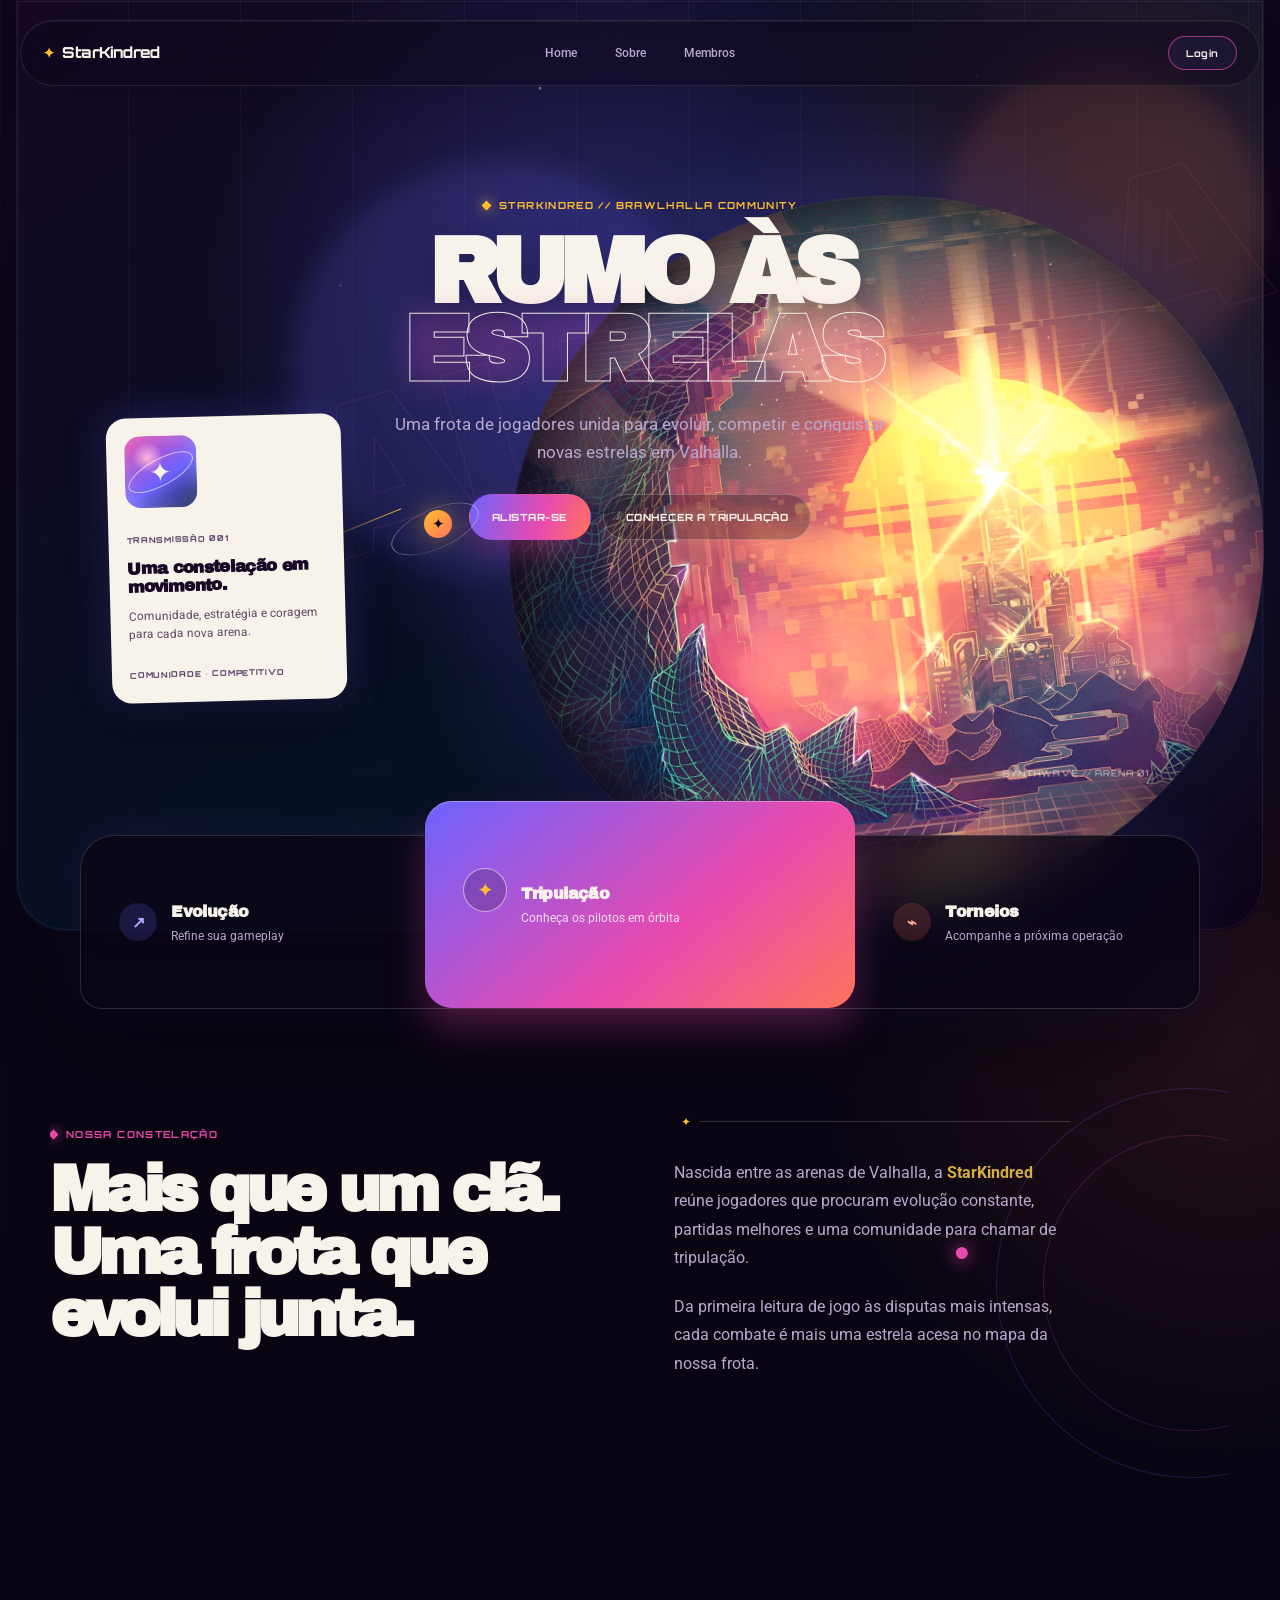
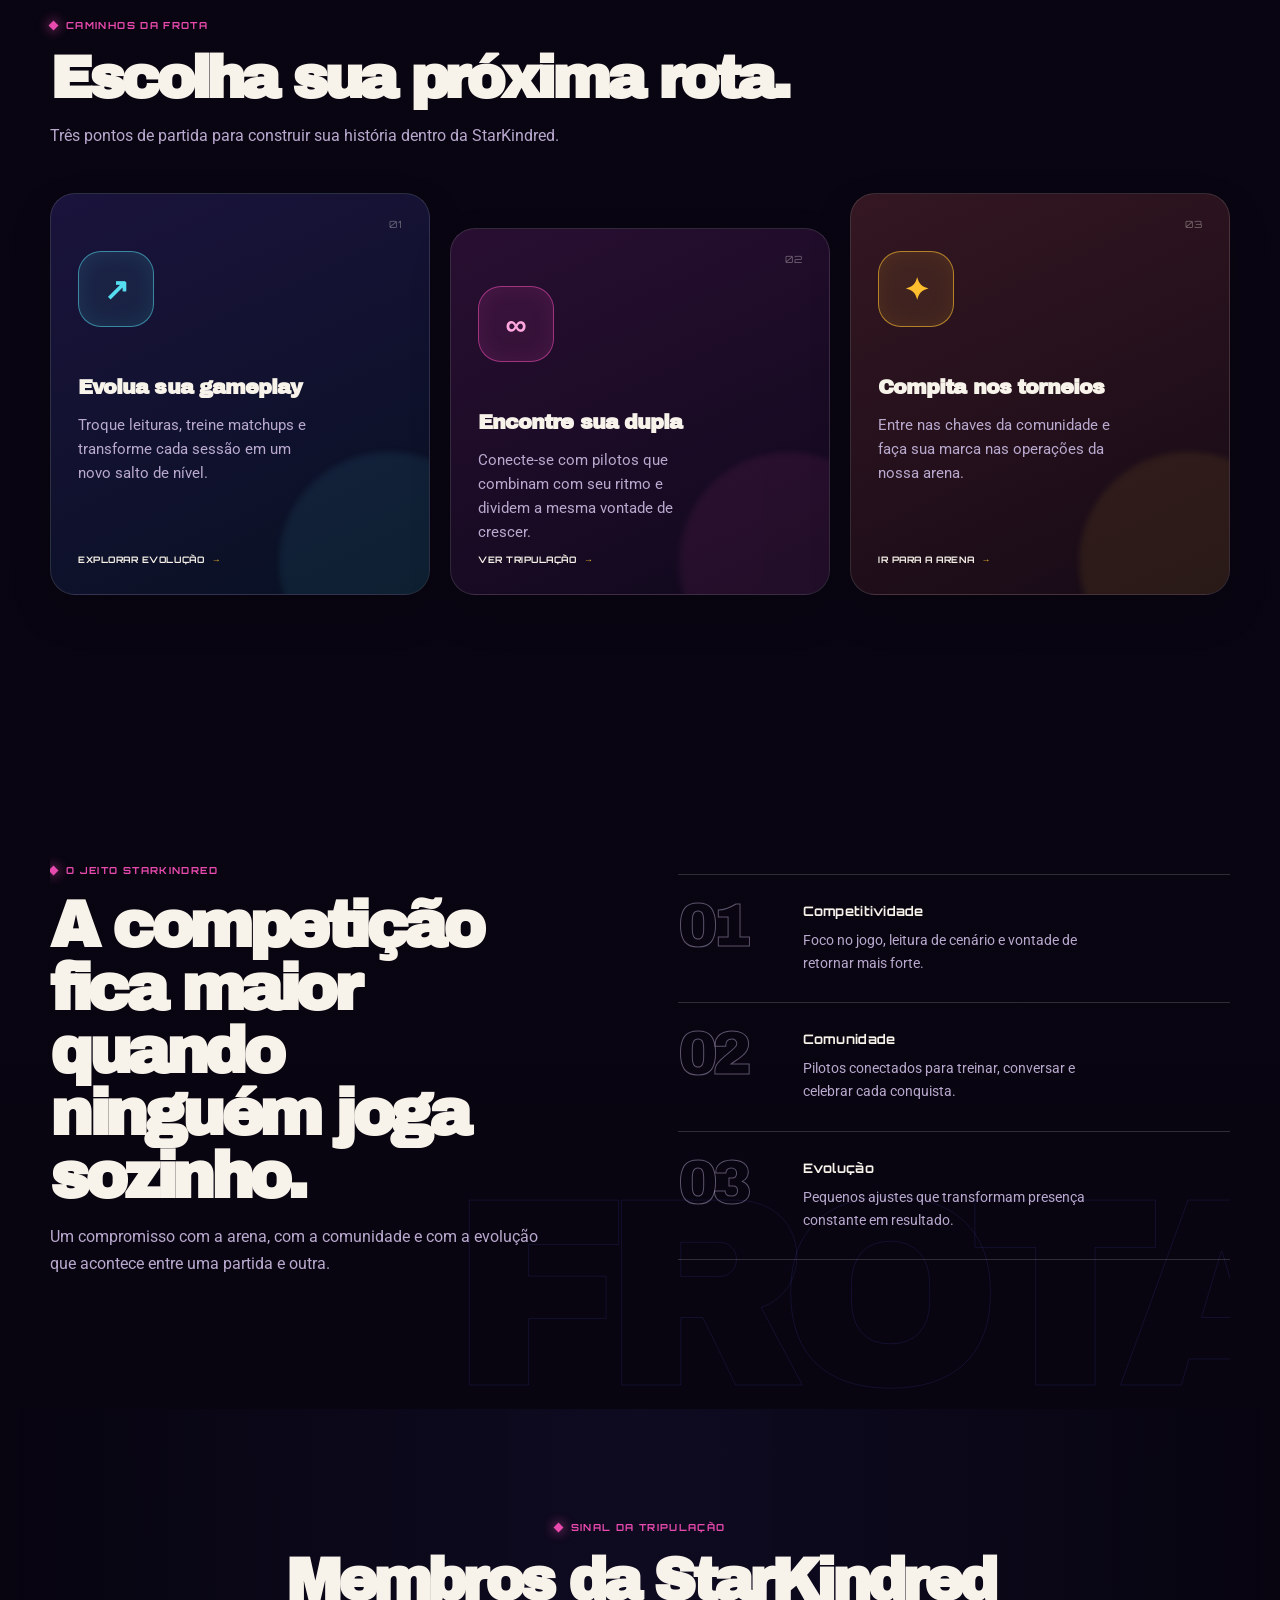
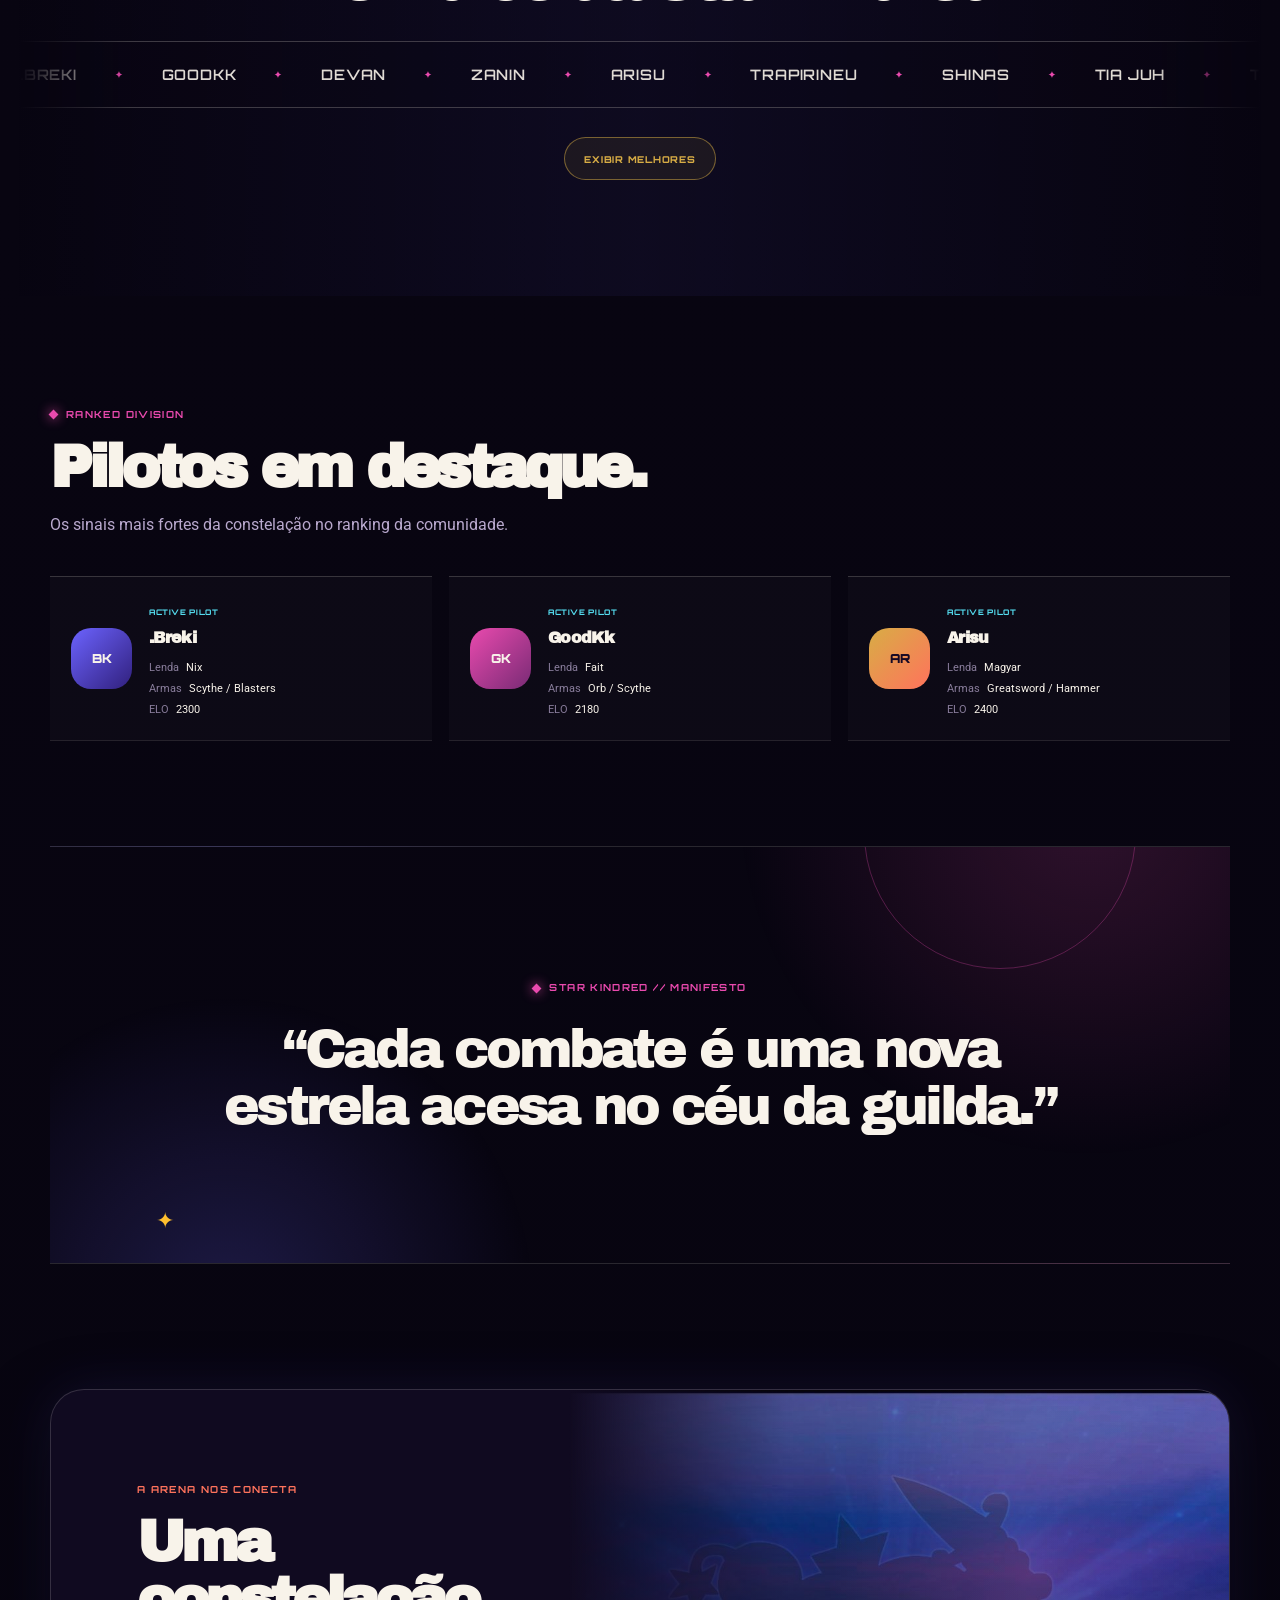
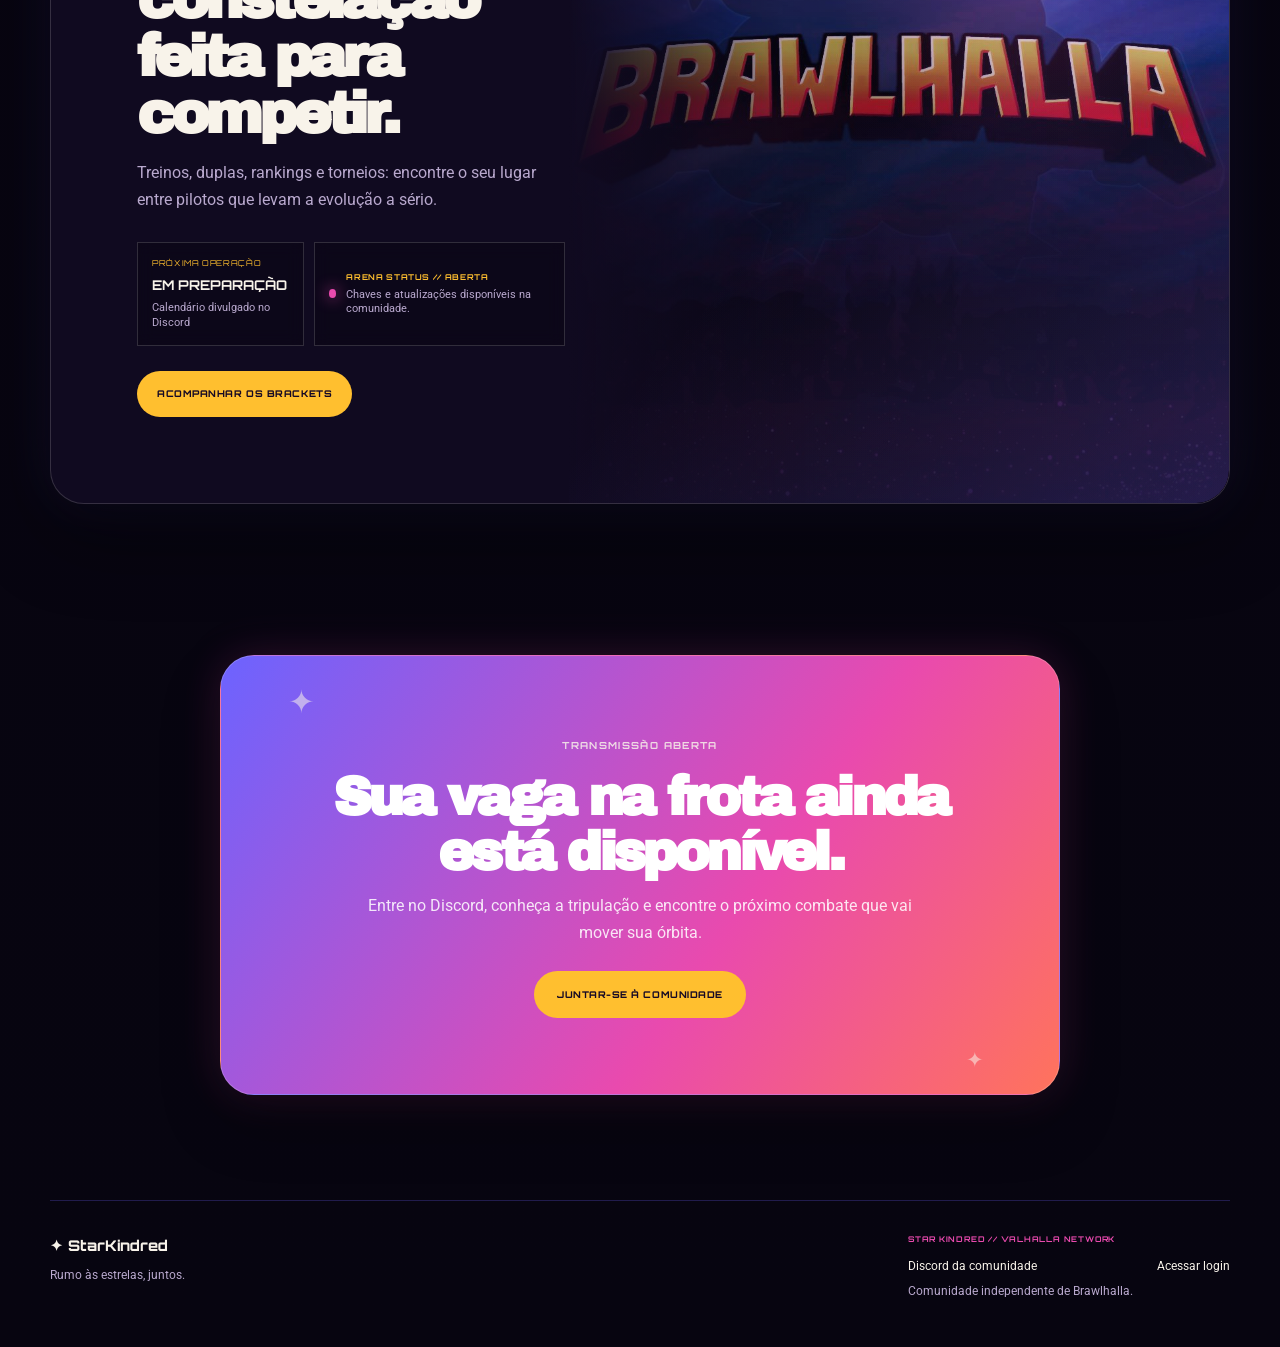
<file: index.html>
<!DOCTYPE html>
<html lang="pt-BR">
<head>
    <meta charset="UTF-8">
    <meta name="viewport" content="width=device-width, initial-scale=1.0">
    <meta name="description" content="StarKindred, comunidade competitiva de Brawlhalla. Evolua, encontre sua tripulação e dispute novas estrelas em Valhalla.">
    <title>StarKindred | Comunidade Estelar de Brawlhalla</title>
    <link rel="preconnect" href="https://fonts.googleapis.com">
    <link rel="preconnect" href="https://fonts.gstatic.com" crossorigin>
    <link href="https://fonts.googleapis.com/css2?family=Archivo+Black&family=Orbitron:wght@400;500;600;700;800;900&family=Roboto:wght@300;400;500;700&display=swap" rel="stylesheet">
    <link rel="stylesheet" href="styles/index.css">
</head>
<body>
    <header>
        <a class="logo" href="#home" aria-label="StarKindred - início">StarKindred</a>
        <nav aria-label="Navegação principal">
            <a href="#home">Home</a>
            <a href="#sobre">Sobre</a>
            <a href="#membros">Membros</a>
        </nav>
        <button class="btn-destaque-login" type="button" onclick="window.location.href='login.html'">Login</button>
    </header>

    <main>
        <section class="hero" id="home" aria-labelledby="hero-title">
            <div class="hero-grid-lines" aria-hidden="true"></div>
            <div class="hero-background-word" aria-hidden="true">VALHALLA</div>
            <div class="hero-glow hero-glow-violet" aria-hidden="true"></div>
            <div class="hero-glow hero-glow-coral" aria-hidden="true"></div>

            <div class="hero-layout">
                <div class="hero-copy">
                    <p class="hero-eyebrow">STARKINDRED // BRAWLHALLA COMMUNITY</p>
                    <h1 id="hero-title"><span>Rumo às</span> <strong>estrelas</strong></h1>
                    <p class="hero-description">Uma frota de jogadores unida para evoluir, competir e conquistar novas estrelas em Valhalla.</p>
                    <div class="hero-actions">
                        <a href="login.html" class="hero-action hero-action-primary">Alistar-se</a>
                        <a href="#membros" class="hero-action hero-action-secondary">Conhecer a tripulação</a>
                    </div>
                </div>

                <article class="hero-editorial-card">
                    <div class="editorial-card-orbit" aria-hidden="true"><span>✦</span></div>
                    <span class="editorial-card-label">TRANSMISSÃO 001</span>
                    <h2>Uma constelação em movimento.</h2>
                    <p>Comunidade, estratégia e coragem para cada nova arena.</p>
                    <span class="editorial-card-footer">COMUNIDADE <b>•</b> COMPETITIVO</span>
                </article>

                <div class="hero-signal" aria-hidden="true">
                    <span class="hero-signal-star">✦</span>
                    <span class="hero-signal-ring"></span>
                    <span class="hero-signal-tail"></span>
                </div>

                <div class="hero-planet" aria-hidden="true">
                    <div class="hero-planet-aura"></div>
                    <img src="assets/images/BG_Synthwave.jpg" alt="">
                    <span class="hero-planet-label">SYNTHWAVE // ARENA 01</span>
                </div>
            </div>

            <nav class="hero-dock" aria-label="Caminhos da frota">
                <a class="hero-dock-link" href="#benefits-title">
                    <span class="hero-dock-icon hero-dock-icon-violet" aria-hidden="true">↗</span>
                    <span><b>Evolução</b><small>Refine sua gameplay</small></span>
                </a>
                <a class="hero-dock-link hero-dock-featured" href="#membros">
                    <span class="hero-dock-emblem" aria-hidden="true">✦</span>
                    <span><b>Tripulação</b><small>Conheça os pilotos em órbita</small></span>
                </a>
                <a class="hero-dock-link" href="#arena">
                    <span class="hero-dock-icon hero-dock-icon-coral" aria-hidden="true">⌁</span>
                    <span><b>Torneios</b><small>Acompanhe a próxima operação</small></span>
                </a>
            </nav>
        </section>

        <section class="secao-container about-section" id="sobre" aria-labelledby="about-title">
            <div class="about-orbit" aria-hidden="true"><span></span></div>
            <div class="sobre-box">
                <div class="about-heading">
                    <span class="section-kicker">NOSSA CONSTELAÇÃO</span>
                    <h2 id="about-title">Mais que um clã.<br>Uma frota que evolui junta.</h2>
                </div>
                <div class="about-copy">
                    <p>Nascida entre as arenas de Valhalla, a <span class="sobre-destaque-cosmico">StarKindred</span> reúne jogadores que procuram evolução constante, partidas melhores e uma comunidade para chamar de tripulação.</p>
                    <p>Da primeira leitura de jogo às disputas mais intensas, cada combate é mais uma estrela acesa no mapa da nossa frota.</p>
                </div>
            </div>
        </section>

        <section class="editorial-section benefits-section" aria-labelledby="benefits-title">
            <div class="editorial-heading">
                <span class="section-kicker">CAMINHOS DA FROTA</span>
                <h2 id="benefits-title">Escolha sua próxima rota.</h2>
                <p>Três pontos de partida para construir sua história dentro da StarKindred.</p>
            </div>
            <div class="benefit-grid">
                <article class="benefit-card benefit-card-evolution">
                    <span class="benefit-index">01</span>
                    <div class="benefit-art benefit-art-evolution" aria-hidden="true"><span>↗</span></div>
                    <h3>Evolua sua gameplay</h3>
                    <p>Troque leituras, treine matchups e transforme cada sessão em um novo salto de nível.</p>
                    <a href="#sobre" class="benefit-link">Explorar evolução <span aria-hidden="true">→</span></a>
                </article>
                <article class="benefit-card benefit-card-duo">
                    <span class="benefit-index">02</span>
                    <div class="benefit-art benefit-art-duo" aria-hidden="true"><span>∞</span></div>
                    <h3>Encontre sua dupla</h3>
                    <p>Conecte-se com pilotos que combinam com seu ritmo e dividem a mesma vontade de crescer.</p>
                    <a href="#membros" class="benefit-link">Ver tripulação <span aria-hidden="true">→</span></a>
                </article>
                <article class="benefit-card benefit-card-tournament">
                    <span class="benefit-index">03</span>
                    <div class="benefit-art benefit-art-tournament" aria-hidden="true"><span>✦</span></div>
                    <h3>Compita nos torneios</h3>
                    <p>Entre nas chaves da comunidade e faça sua marca nas operações da nossa arena.</p>
                    <a href="#arena" class="benefit-link">Ir para a arena <span aria-hidden="true">→</span></a>
                </article>
            </div>
        </section>

        <section class="editorial-section manifesto-section" aria-labelledby="manifesto-title">
            <div class="manifesto-background-word" aria-hidden="true">FROTA</div>
            <div class="manifesto-copy">
                <span class="section-kicker">O JEITO STARKINDRED</span>
                <h2 id="manifesto-title">A competição fica maior quando ninguém joga sozinho.</h2>
                <p>Um compromisso com a arena, com a comunidade e com a evolução que acontece entre uma partida e outra.</p>
            </div>
            <div class="manifesto-values">
                <article class="manifesto-value"><span class="manifesto-number">01</span><div><h3>Competitividade</h3><p>Foco no jogo, leitura de cenário e vontade de retornar mais forte.</p></div></article>
                <article class="manifesto-value"><span class="manifesto-number">02</span><div><h3>Comunidade</h3><p>Pilotos conectados para treinar, conversar e celebrar cada conquista.</p></div></article>
                <article class="manifesto-value"><span class="manifesto-number">03</span><div><h3>Evolução</h3><p>Pequenos ajustes que transformam presença constante em resultado.</p></div></article>
            </div>
        </section>

        <section class="secao-membros" id="membros" aria-labelledby="members-title">
            <div class="members-heading">
                <span class="section-kicker">SINAL DA TRIPULAÇÃO</span>
                <h2 id="members-title">Membros da StarKindred</h2>
            </div>
            <div class="membros-carrossel-container" aria-label="Membros da StarKindred">
                <div class="membros-track">
                    <span class="membro-nome">.Breki</span><span class="membro-nome">GoodKk</span><span class="membro-nome">Devan</span><span class="membro-nome">Zanin</span><span class="membro-nome">Arisu</span><span class="membro-nome">Trapirineu</span><span class="membro-nome">Shinas</span><span class="membro-nome">Tia Juh</span><span class="membro-nome">Teus</span>
                    <span class="membro-nome" aria-hidden="true">.Breki</span><span class="membro-nome" aria-hidden="true">GoodKk</span><span class="membro-nome" aria-hidden="true">Devan</span><span class="membro-nome" aria-hidden="true">Zanin</span><span class="membro-nome" aria-hidden="true">Arisu</span><span class="membro-nome" aria-hidden="true">Trapirineu</span><span class="membro-nome" aria-hidden="true">Shinas</span><span class="membro-nome" aria-hidden="true">Tia Juh</span><span class="membro-nome" aria-hidden="true">Teus</span>
                </div>
            </div>

            <button class="btn-exibir-melhores" id="btn-toggle-melhores" type="button" aria-controls="painel-elite" aria-expanded="false">Exibir Melhores</button>

            <div class="grid-melhores" id="painel-elite" aria-live="polite">
                <article class="card-elite"><span class="elite-rank" aria-hidden="true">01</span><div class="elite-avatar" aria-hidden="true">B</div><span class="elite-badge">PILOTO ELITE</span><h3>.Breki</h3><div class="info-linha elite-elo"><strong>PEAK ELO</strong><span>2300</span></div><div class="info-linha"><strong>LENDA</strong><span>Nix</span></div><div class="info-linha"><strong>ARMAS</strong><span>Scythe / Blasters</span></div></article>
                <article class="card-elite"><span class="elite-rank" aria-hidden="true">02</span><div class="elite-avatar" aria-hidden="true">G</div><span class="elite-badge">PILOTO ELITE</span><h3>GoodKk</h3><div class="info-linha elite-elo"><strong>PEAK ELO</strong><span>2180</span></div><div class="info-linha"><strong>LENDA</strong><span>Fait</span></div><div class="info-linha"><strong>ARMAS</strong><span>Orb / Scythe</span></div></article>
                <article class="card-elite"><span class="elite-rank" aria-hidden="true">03</span><div class="elite-avatar" aria-hidden="true">D</div><span class="elite-badge">PILOTO ELITE</span><h3>Devan</h3><div class="info-linha elite-elo"><strong>PEAK ELO</strong><span>2100</span></div><div class="info-linha"><strong>LENDA</strong><span>Lucien</span></div><div class="info-linha"><strong>ARMAS</strong><span>Katars / Blasters</span></div></article>
                <article class="card-elite"><span class="elite-rank" aria-hidden="true">04</span><div class="elite-avatar" aria-hidden="true">Z</div><span class="elite-badge">PILOTO ELITE</span><h3>Zanin</h3><div class="info-linha elite-elo"><strong>PEAK ELO</strong><span>2250</span></div><div class="info-linha"><strong>LENDA</strong><span>Ember</span></div><div class="info-linha"><strong>ARMAS</strong><span>Bow / Katars</span></div></article>
                <article class="card-elite"><span class="elite-rank" aria-hidden="true">05</span><div class="elite-avatar" aria-hidden="true">A</div><span class="elite-badge">PILOTO ELITE</span><h3>Arisu</h3><div class="info-linha elite-elo"><strong>PEAK ELO</strong><span>2400</span></div><div class="info-linha"><strong>LENDA</strong><span>Magyar</span></div><div class="info-linha"><strong>ARMAS</strong><span>Greatsword / Hammer</span></div></article>
                <article class="card-elite"><span class="elite-rank" aria-hidden="true">06</span><div class="elite-avatar" aria-hidden="true">T</div><span class="elite-badge">PILOTO ELITE</span><h3>Teus</h3><div class="info-linha elite-elo"><strong>PEAK ELO</strong><span>9999</span></div><div class="info-linha"><strong>LENDA</strong><span>Azoth</span></div><div class="info-linha"><strong>ARMAS</strong><span>Axe / Bow</span></div></article>
            </div>
        </section>

        <section class="spotlight-section" aria-labelledby="spotlight-title">
            <div class="spotlight-heading"><span class="section-kicker">RANKED DIVISION</span><h2 id="spotlight-title">Pilotos em destaque.</h2><p>Os sinais mais fortes da constelação no ranking da comunidade.</p></div>
            <div class="spotlight-grid">
                <article class="spotlight-card"><div class="spotlight-avatar spotlight-avatar-violet" aria-hidden="true">BK</div><div class="spotlight-content"><span class="spotlight-status">ACTIVE PILOT</span><h3>.Breki</h3><dl class="spotlight-stats"><div><dt>Lenda</dt><dd>Nix</dd></div><div><dt>Armas</dt><dd>Scythe / Blasters</dd></div><div><dt>ELO</dt><dd>2300</dd></div></dl></div></article>
                <article class="spotlight-card"><div class="spotlight-avatar spotlight-avatar-pink" aria-hidden="true">GK</div><div class="spotlight-content"><span class="spotlight-status">ACTIVE PILOT</span><h3>GoodKk</h3><dl class="spotlight-stats"><div><dt>Lenda</dt><dd>Fait</dd></div><div><dt>Armas</dt><dd>Orb / Scythe</dd></div><div><dt>ELO</dt><dd>2180</dd></div></dl></div></article>
                <article class="spotlight-card"><div class="spotlight-avatar spotlight-avatar-gold" aria-hidden="true">AR</div><div class="spotlight-content"><span class="spotlight-status">ACTIVE PILOT</span><h3>Arisu</h3><dl class="spotlight-stats"><div><dt>Lenda</dt><dd>Magyar</dd></div><div><dt>Armas</dt><dd>Greatsword / Hammer</dd></div><div><dt>ELO</dt><dd>2400</dd></div></dl></div></article>
            </div>
        </section>

        <aside class="impact-quote" aria-label="Manifesto StarKindred">
            <span class="section-kicker">STAR KINDRED // MANIFESTO</span>
            <blockquote>“Cada combate é uma nova estrela acesa no céu da guilda.”</blockquote>
            <span class="impact-quote-mark" aria-hidden="true">✦</span>
        </aside>

        <section class="arena-showcase" id="arena" aria-labelledby="arena-showcase-title">
            <div class="arena-art" aria-hidden="true"></div>
            <div class="arena-showcase-content">
                <span class="arena-kicker">A ARENA NOS CONECTA</span>
                <h2 id="arena-showcase-title">Uma constelação feita para competir.</h2>
                <p>Treinos, duplas, rankings e torneios: encontre o seu lugar entre pilotos que levam a evolução a sério.</p>
                <div class="arena-tournament" aria-label="Resumo do calendário competitivo">
                    <div class="tournament-date"><span>PRÓXIMA OPERAÇÃO</span><strong>EM PREPARAÇÃO</strong><small>Calendário divulgado no Discord</small></div>
                    <div class="tournament-status"><span class="tournament-status-dot" aria-hidden="true"></span><div><strong>ARENA STATUS // ABERTA</strong><small>Chaves e atualizações disponíveis na comunidade.</small></div></div>
                </div>
                <a href="brackets.html" class="arena-link">Acompanhar os brackets</a>
            </div>
        </section>

        <section class="secao-container recruitment-section" id="recrutamento" aria-labelledby="recruitment-title">
            <div class="comunidade-box">
                <span class="comunidade-kicker">TRANSMISSÃO ABERTA</span>
                <h2 id="recruitment-title">Sua vaga na frota ainda está disponível.</h2>
                <p>Entre no Discord, conheça a tripulação e encontre o próximo combate que vai mover sua órbita.</p>
                <a href="https://discord.gg/HTaFeHjV9x" target="_blank" rel="noreferrer" class="btn-discord-comunidade">Juntar-se à comunidade</a>
            </div>
        </section>
    </main>

    <footer class="site-footer">
        <div class="footer-brand"><a href="#home" class="footer-logo">✦ StarKindred</a><p>Rumo às estrelas, juntos.</p></div>
        <div class="footer-links"><span class="footer-label">STAR KINDRED // VALHALLA NETWORK</span><a href="https://discord.gg/HTaFeHjV9x" target="_blank" rel="noreferrer">Discord da comunidade</a><a href="login.html">Acessar login</a><span>Comunidade independente de Brawlhalla.</span></div>
    </footer>

    <script src="js/index.js"></script>
</body>
</html>
</file>
<file: styles/index.css>
:root {
    --bg-space: #090512;
    --bg-purple: #160925;
    --bg-blue: #071426;
    --surface: rgba(17, 10, 31, .78);
    --surface-strong: rgba(25, 14, 42, .94);
    --violet: #6c63ff;
    --pink: #e94aae;
    --coral: #ff735c;
    --yellow: #ffbf2f;
    --gold: #d8ad45;
    --cyan: #55ddf0;
    --text-main: #f8f3ea;
    --text-soft: #b9a9ce;
    --border-soft: rgba(255, 255, 255, .14);
    --shadow-lg: 0 30px 80px rgba(0, 0, 0, .45), 0 0 55px rgba(108, 99, 255, .12);
    --content: min(1180px, calc(100% - 48px));
}

* { box-sizing: border-box; }
html { scroll-behavior: smooth; background: var(--bg-space); }
body {
    min-width: 320px;
    margin: 0;
    overflow-x: hidden;
    position: relative;
    isolation: isolate;
    background:
        radial-gradient(circle at 50% 6%, rgba(108, 99, 255, .19), transparent 30rem),
        radial-gradient(circle at 96% 17%, rgba(255, 115, 92, .1), transparent 26rem),
        linear-gradient(180deg, #10061c 0, var(--bg-space) 38rem, #070510 100%);
    color: var(--text-main);
    font-family: 'Roboto', sans-serif;
    line-height: 1.5;
}

body::before {
    content: "";
    position: fixed;
    z-index: 0;
    inset: 0;
    pointer-events: none;
    background-image:
        radial-gradient(circle at 7% 8%, rgba(248, 243, 234, .82) 0 1px, transparent 1.7px),
        radial-gradient(circle at 18% 35%, rgba(185, 169, 206, .52) 0 1px, transparent 1.8px),
        radial-gradient(circle at 31% 13%, rgba(255, 191, 47, .65) 0 1px, transparent 1.8px),
        radial-gradient(circle at 43% 61%, rgba(248, 243, 234, .62) 0 1px, transparent 1.7px),
        radial-gradient(circle at 57% 22%, rgba(85, 221, 240, .5) 0 1px, transparent 1.8px),
        radial-gradient(circle at 69% 70%, rgba(248, 243, 234, .54) 0 1px, transparent 1.7px),
        radial-gradient(circle at 81% 12%, rgba(233, 74, 174, .52) 0 1px, transparent 1.8px),
        radial-gradient(circle at 92% 43%, rgba(248, 243, 234, .67) 0 1px, transparent 1.7px),
        radial-gradient(circle at 11% 83%, rgba(108, 99, 255, .55) 0 1px, transparent 1.8px),
        radial-gradient(circle at 28% 93%, rgba(248, 243, 234, .55) 0 1px, transparent 1.7px),
        radial-gradient(circle at 73% 91%, rgba(255, 115, 92, .55) 0 1px, transparent 1.8px),
        radial-gradient(circle at 96% 78%, rgba(248, 243, 234, .54) 0 1px, transparent 1.7px),
        radial-gradient(circle at 4% 51%, rgba(248, 243, 234, .46) 0 .8px, transparent 1.6px),
        radial-gradient(circle at 15% 58%, rgba(85, 221, 240, .42) 0 .9px, transparent 1.7px),
        radial-gradient(circle at 24% 19%, rgba(248, 243, 234, .58) 0 .9px, transparent 1.7px),
        radial-gradient(circle at 36% 76%, rgba(233, 74, 174, .4) 0 .8px, transparent 1.6px),
        radial-gradient(circle at 48% 39%, rgba(248, 243, 234, .43) 0 .8px, transparent 1.6px),
        radial-gradient(circle at 62% 4%, rgba(216, 173, 69, .5) 0 .9px, transparent 1.7px),
        radial-gradient(circle at 76% 57%, rgba(248, 243, 234, .5) 0 .8px, transparent 1.6px),
        radial-gradient(circle at 87% 29%, rgba(108, 99, 255, .48) 0 .9px, transparent 1.7px),
        radial-gradient(circle at 98% 63%, rgba(248, 243, 234, .45) 0 .8px, transparent 1.6px),
        radial-gradient(circle at 39% 97%, rgba(85, 221, 240, .39) 0 .8px, transparent 1.6px),
        radial-gradient(circle at 54% 81%, rgba(248, 243, 234, .5) 0 .8px, transparent 1.6px),
        radial-gradient(circle at 67% 45%, rgba(233, 74, 174, .38) 0 .8px, transparent 1.6px);
    background-size: 100% 960px;
    background-repeat: repeat-y;
    opacity: .68;
    animation: starfieldDrift 42s linear infinite alternate;
}

body::after {
    content: "";
    position: fixed;
    z-index: 0;
    inset: 0;
    pointer-events: none;
    background-image: linear-gradient(90deg, rgba(255,255,255,.027) 1px, transparent 1px);
    background-size: 112px 100%;
    mask-image: linear-gradient(to bottom, black, rgba(0,0,0,.45) 38%, transparent 80%);
}

a { color: inherit; }
button, a { -webkit-tap-highlight-color: transparent; }
button { font: inherit; }
img { display: block; max-width: 100%; }
main, .site-footer { position: relative; z-index: 1; }

/* Header */
header {
    position: absolute;
    z-index: 20;
    top: 20px;
    left: 50%;
    display: grid;
    grid-template-columns: 1fr auto 1fr;
    align-items: center;
    width: min(1240px, calc(100% - 40px));
    min-height: 66px;
    padding: 0 22px;
    border: 1px solid rgba(248, 243, 234, .1);
    border-radius: 999px;
    background: rgba(14, 7, 27, .46);
    box-shadow: inset 0 1px rgba(255,255,255,.05), 0 10px 40px rgba(0,0,0,.12);
    backdrop-filter: blur(16px);
    transform: translateX(-50%);
}

.logo {
    display: inline-flex;
    align-items: center;
    width: max-content;
    color: var(--text-main);
    font-family: 'Orbitron', sans-serif;
    font-size: .95rem;
    font-weight: 800;
    letter-spacing: -.04em;
    text-decoration: none;
}
.logo::before { content: "✦"; margin-right: 8px; color: var(--yellow); font-size: .9em; }
header nav { display: flex; align-items: center; justify-content: center; gap: clamp(18px, 3vw, 42px); }
header nav a {
    position: relative;
    color: var(--text-soft);
    font-family: 'Roboto', sans-serif;
    font-size: .78rem;
    font-weight: 500;
    text-decoration: none;
    transition: color .22s ease;
}
header nav a::after { content: ""; position: absolute; right: 50%; bottom: -10px; width: 4px; height: 4px; border-radius: 50%; background: var(--yellow); opacity: 0; transform: translateX(50%); transition: opacity .22s ease; }
header nav a:hover, header nav a:focus-visible { color: var(--text-main); }
header nav a:hover::after, header nav a:focus-visible::after { opacity: 1; }
.btn-destaque-login {
    justify-self: end;
    padding: 9px 17px;
    border: 1px solid rgba(233, 74, 174, .66);
    border-radius: 999px;
    background: rgba(108, 99, 255, .08);
    color: var(--text-main);
    cursor: pointer;
    font-family: 'Orbitron', sans-serif;
    font-size: .6rem;
    font-weight: 700;
    letter-spacing: .06em;
    transition: background .25s ease, border-color .25s ease, box-shadow .25s ease, transform .25s ease;
}
.btn-destaque-login:hover, .btn-destaque-login:focus-visible { border-color: transparent; background: linear-gradient(110deg, var(--violet), var(--pink)); box-shadow: 0 10px 25px rgba(233, 74, 174, .24); transform: translateY(-2px); }

/* Hero */
.hero {
    position: relative;
    isolation: isolate;
    width: min(1380px, calc(100% - 32px));
    min-height: 890px;
    margin: 0 auto;
    padding: 152px clamp(28px, 6vw, 86px) 234px;
    overflow: visible;
    border-radius: 0 0 48px 48px;
    background:
        radial-gradient(circle at 47% 31%, rgba(108, 99, 255, .26), transparent 25rem),
        radial-gradient(circle at 90% 24%, rgba(255, 115, 92, .16), transparent 25rem),
        linear-gradient(145deg, rgba(22, 9, 37, .96), rgba(7, 20, 38, .9) 60%, rgba(17, 6, 28, .95));
}
.hero::before { content: ""; position: absolute; z-index: -1; inset: 1px; border: 1px solid rgba(248,243,234,.08); border-radius: inherit; pointer-events: none; }
.hero-grid-lines { position: absolute; z-index: 0; inset: 0; overflow: hidden; border-radius: inherit; opacity: .72; background-image: radial-gradient(circle at 8% 13%, rgba(248,243,234,.82) 0 1px, transparent 1.8px), radial-gradient(circle at 26% 68%, rgba(233,74,174,.56) 0 1px, transparent 1.8px), radial-gradient(circle at 42% 21%, rgba(248,243,234,.66) 0 1px, transparent 1.8px), radial-gradient(circle at 63% 58%, rgba(85,221,240,.5) 0 1px, transparent 1.8px), radial-gradient(circle at 77% 18%, rgba(255,191,47,.6) 0 1px, transparent 1.8px), radial-gradient(circle at 91% 73%, rgba(248,243,234,.6) 0 1px, transparent 1.8px), linear-gradient(90deg, rgba(248,243,234,.055) 1px, transparent 1px); background-size: 100% 420px, 100% 420px, 100% 420px, 100% 420px, 100% 420px, 100% 420px, 112px 100%; background-repeat: repeat-y, repeat-y, repeat-y, repeat-y, repeat-y, repeat-y, repeat; mask-image: linear-gradient(to bottom, black, rgba(0,0,0,.32) 80%, transparent); pointer-events: none; }
.hero-background-word { position: absolute; z-index: 0; top: 305px; left: 11%; color: transparent; font-family: 'Archivo Black', sans-serif; font-size: clamp(7rem, 17vw, 17rem); line-height: .7; letter-spacing: -.1em; -webkit-text-stroke: 1px rgba(233, 74, 174, .2); opacity: .78; transform: rotate(-16deg); white-space: nowrap; user-select: none; }
.hero-glow { position: absolute; z-index: 0; border-radius: 50%; pointer-events: none; filter: blur(12px); animation: ambientPulse 13s ease-in-out infinite alternate; }
.hero-glow-violet { top: 160px; left: 22%; width: 420px; height: 420px; background: rgba(108,99,255,.16); }
.hero-glow-coral { top: 60px; right: 0; width: 320px; height: 320px; background: rgba(255,115,92,.12); animation-delay: -4s; }
.hero-layout { position: relative; min-height: 505px; }

.hero-copy { position: relative; z-index: 5; width: min(690px, 57%); margin: 40px auto 0; text-align: center; }
.hero-eyebrow, .section-kicker, .arena-kicker, .comunidade-kicker { display: inline-flex; align-items: center; gap: 9px; margin: 0; color: var(--yellow); font-family: 'Orbitron', sans-serif; font-size: .61rem; font-weight: 700; letter-spacing: .14em; line-height: 1.2; }
.hero-eyebrow::before, .section-kicker::before { content: ""; width: 7px; height: 7px; background: currentColor; box-shadow: 0 0 13px currentColor; transform: rotate(45deg); }
.hero h1 { max-width: 800px; margin: 18px auto 21px; color: var(--text-main); font-family: 'Archivo Black', sans-serif; font-size: clamp(3.7rem, 7.25vw, 7.3rem); font-weight: 900; letter-spacing: -.09em; line-height: .84; text-shadow: 0 12px 28px rgba(0,0,0,.24); text-transform: uppercase; }
.hero h1 span, .hero h1 strong { display: block; }
.hero h1 strong { color: transparent; -webkit-text-stroke: 1px rgba(248, 243, 234, .94); text-shadow: 0 0 30px rgba(233,74,174,.26); }
.hero-description { max-width: 490px; margin: 0 auto; color: var(--text-soft); font-size: clamp(.98rem, 1.3vw, 1.08rem); line-height: 1.7; }
.hero-actions { display: flex; flex-wrap: wrap; justify-content: center; gap: 12px; margin-top: 27px; }
.hero-action { display: inline-flex; align-items: center; justify-content: center; min-height: 46px; padding: 0 22px; border: 1px solid rgba(248,243,234,.25); border-radius: 999px; color: var(--text-main); font-family: 'Orbitron', sans-serif; font-size: .62rem; font-weight: 800; letter-spacing: .05em; text-decoration: none; text-transform: uppercase; transition: transform .22s ease, box-shadow .22s ease, background .22s ease, border-color .22s ease; }
.hero-action:hover, .hero-action:focus-visible { transform: translateY(-3px); }
.hero-action-primary { border-color: transparent; background: linear-gradient(110deg, var(--violet), var(--pink) 60%, var(--coral)); box-shadow: 0 13px 28px rgba(233, 74, 174, .27); }
.hero-action-primary:hover, .hero-action-primary:focus-visible { box-shadow: 0 17px 32px rgba(233,74,174,.4), 0 0 25px rgba(108,99,255,.2); }
.hero-action-secondary { background: rgba(9, 5, 18, .26); }
.hero-action-secondary:hover, .hero-action-secondary:focus-visible { border-color: var(--text-main); background: rgba(248,243,234,.09); }

.hero-planet { position: absolute; z-index: 2; top: 4px; right: -7%; width: min(59vw, 780px); aspect-ratio: 1.06 / 1; overflow: hidden; border-radius: 50%; filter: drop-shadow(0 38px 54px rgba(0,0,0,.5)) drop-shadow(-8px 0 45px rgba(108,99,255,.28)); transform: rotate(-7deg); animation: planetFloat 15s ease-in-out infinite alternate; }
.hero-planet::before { content: ""; position: absolute; z-index: 2; inset: 0; border: 1px solid rgba(248,243,234,.22); border-radius: inherit; background: linear-gradient(135deg, rgba(233,74,174,.2), transparent 26%, rgba(7,20,38,.05) 65%, rgba(108,99,255,.36)); mix-blend-mode: screen; pointer-events: none; }
.hero-planet::after { content: ""; position: absolute; z-index: 3; inset: -1px; border-radius: inherit; box-shadow: inset 0 0 92px 22px rgba(9,5,18,.7), inset 24px 0 52px rgba(9,5,18,.45); pointer-events: none; }
.hero-planet img { width: 100%; height: 100%; object-fit: cover; object-position: 56% center; border-radius: inherit; filter: saturate(.88) contrast(1.06) hue-rotate(-8deg); }
.hero-planet-aura { position: absolute; z-index: -1; top: 5%; left: 4%; width: 92%; height: 92%; border: 1px solid rgba(85,221,240,.25); border-radius: 50%; box-shadow: 0 0 0 30px rgba(108,99,255,.05), 0 0 70px rgba(85,221,240,.14); }
.hero-planet-label { position: absolute; z-index: 4; right: 19%; bottom: 15%; color: rgba(248,243,234,.8); font-family: 'Orbitron', sans-serif; font-size: .53rem; letter-spacing: .13em; transform: rotate(7deg); }

.hero-editorial-card { position: absolute; z-index: 7; bottom: -4px; left: 1.5%; width: 235px; padding: 18px; overflow: hidden; border-radius: 20px; background: var(--text-main); box-shadow: 0 23px 48px rgba(0,0,0,.36), 0 0 40px rgba(108,99,255,.26); color: #160925; transform: rotate(-1.5deg); }
.editorial-card-orbit { display: grid; width: 72px; aspect-ratio: 1; margin-bottom: 18px; place-items: center; overflow: hidden; border-radius: 16px; background: radial-gradient(circle at 32% 30%, #ffb6de, transparent 22%), linear-gradient(145deg, var(--pink), var(--violet) 58%, #0d1a42); color: var(--text-main); font-family: 'Orbitron', sans-serif; font-size: 1.7rem; box-shadow: inset 0 0 20px rgba(255,255,255,.25); }
.editorial-card-orbit::before { content: ""; position: absolute; width: 70px; height: 25px; border: 1px solid rgba(248,243,234,.7); border-radius: 50%; transform: rotate(-27deg); }
.editorial-card-orbit span { position: relative; z-index: 1; }
.editorial-card-label, .editorial-card-footer { color: #5e456e; font-family: 'Orbitron', sans-serif; font-size: .5rem; font-weight: 800; letter-spacing: .09em; }
.hero-editorial-card h2 { margin: 10px 0 10px; color: #160925; font-family: 'Archivo Black', sans-serif; font-size: 1.05rem; letter-spacing: -.04em; line-height: 1.1; }
.hero-editorial-card p { margin: 0 0 17px; color: #5a4a64; font-size: .74rem; line-height: 1.55; }
.editorial-card-footer b { color: var(--pink); }

.hero-signal { position: absolute; z-index: 6; top: 290px; left: 27%; width: 94px; aspect-ratio: 1; animation: signalFloat 7s ease-in-out infinite; }
.hero-signal-star { position: absolute; z-index: 2; top: 28px; left: 36px; display: grid; width: 28px; height: 28px; place-items: center; border-radius: 50%; background: linear-gradient(140deg, var(--yellow), var(--coral)); box-shadow: 0 0 28px rgba(255,191,47,.55); color: #160925; font-size: .95rem; }
.hero-signal-ring { position: absolute; inset: 0; border: 1px solid rgba(248,243,234,.43); border-radius: 50%; transform: rotate(-24deg) scaleY(.42); }
.hero-signal-tail { position: absolute; top: 46px; left: -88px; width: 105px; height: 1px; background: linear-gradient(90deg, transparent, rgba(255,191,47,.85)); transform: rotate(-22deg); }

.hero-dock { position: absolute; z-index: 12; right: 50%; bottom: -78px; display: grid; grid-template-columns: 1fr 1.25fr 1fr; align-items: stretch; width: min(1120px, calc(100% - 72px)); min-height: 174px; overflow: visible; border: 1px solid rgba(248,243,234,.16); border-radius: 34px 34px 22px 22px; background: rgba(11, 6, 21, .78); box-shadow: var(--shadow-lg); backdrop-filter: blur(20px); transform: translateX(50%); }
.hero-dock-link { position: relative; display: flex; align-items: center; gap: 14px; min-height: 150px; padding: 30px clamp(18px, 3vw, 40px); color: var(--text-main); text-decoration: none; transition: transform .23s ease, background .23s ease; }
.hero-dock-link:hover, .hero-dock-link:focus-visible { background: rgba(248,243,234,.045); transform: translateY(-3px); }
.hero-dock-link b { display: block; font-family: 'Archivo Black', sans-serif; font-size: 1rem; letter-spacing: -.04em; }
.hero-dock-link small { display: block; margin-top: 4px; color: var(--text-soft); font-size: .76rem; line-height: 1.35; }
.hero-dock-icon { display: grid; flex: 0 0 38px; width: 38px; height: 38px; place-items: center; border-radius: 50%; font-family: 'Orbitron', sans-serif; font-weight: 800; }
.hero-dock-icon-violet { background: rgba(108,99,255,.18); color: #aca7ff; }
.hero-dock-icon-coral { background: rgba(255,115,92,.16); color: #ffad9e; }
.hero-dock-featured { z-index: 2; min-height: 205px; margin: -35px 0 0; border-radius: 27px; background: linear-gradient(140deg, var(--violet), var(--pink) 60%, var(--coral)); box-shadow: 0 21px 38px rgba(233,74,174,.29), inset 0 1px rgba(255,255,255,.3); }
.hero-dock-featured:hover, .hero-dock-featured:focus-visible { background: linear-gradient(140deg, #7a73ff, #ef5ab8 60%, #ff856f); }
.hero-dock-featured small { color: rgba(255,255,255,.82); }
.hero-dock-emblem { display: grid; flex: 0 0 44px; width: 44px; height: 44px; margin-top: -30px; place-items: center; border: 1px solid rgba(248,243,234,.6); border-radius: 50%; background: rgba(22,9,37,.2); color: var(--yellow); font-size: 1.25rem; }

/* Shared editorial structure */
.secao-container, .editorial-section, .spotlight-section, .impact-quote, .site-footer { width: var(--content); margin-inline: auto; }
.section-kicker { color: var(--pink); }
.section-kicker::before { box-shadow: 0 0 12px currentColor; }
.editorial-heading h2, .manifesto-copy h2, .spotlight-heading h2, .members-heading h2 { margin: 14px 0; color: var(--text-main); font-family: 'Archivo Black', sans-serif; font-size: clamp(2rem, 4.6vw, 4rem); letter-spacing: -.07em; line-height: .98; }
.editorial-heading p, .manifesto-copy p, .spotlight-heading p { max-width: 590px; margin: 0; color: var(--text-soft); font-size: 1rem; line-height: 1.7; }

/* About */
.about-section { position: relative; padding: 190px 0 122px; overflow: hidden; }
.sobre-box { position: relative; display: grid; grid-template-columns: minmax(0, 1fr) minmax(280px, .78fr); gap: clamp(42px, 9vw, 150px); max-width: 1020px; padding: 0; background: transparent; }
.about-heading { position: relative; z-index: 1; }
.sobre-box h2 { max-width: 590px; margin: 14px 0 0; color: var(--text-main); font-family: 'Archivo Black', sans-serif; font-size: clamp(2.25rem, 5vw, 4.4rem); letter-spacing: -.08em; line-height: .98; }
.about-copy { position: relative; padding-top: 37px; border-top: 1px solid rgba(248,243,234,.18); }
.about-copy::before { content: "✦"; position: absolute; top: -13px; left: 0; display: grid; width: 25px; height: 25px; place-items: center; background: var(--bg-space); color: var(--yellow); font-size: .75rem; }
.sobre-box p { margin: 0 0 20px; color: var(--text-soft); font-size: 1rem; line-height: 1.78; }
.sobre-destaque-cosmico { color: var(--gold); font-weight: 700; }
.about-orbit { position: absolute; top: 157px; right: -156px; width: 390px; height: 390px; border: 1px solid rgba(108,99,255,.22); border-radius: 50%; transform: rotate(-25deg); }
.about-orbit::before, .about-orbit span { content: ""; position: absolute; border: 1px solid rgba(233,74,174,.2); border-radius: 50%; }
.about-orbit::before { inset: 46px; }
.about-orbit span { top: 64px; left: -7px; width: 12px; height: 12px; background: var(--pink); box-shadow: 0 0 18px var(--pink); }

/* Community routes */
.editorial-section { position: relative; padding: 92px 0; }
.benefit-grid { display: grid; grid-template-columns: repeat(3, 1fr); gap: 20px; margin-top: 44px; }
.benefit-card { position: relative; min-height: 367px; padding: 27px; overflow: hidden; border: 1px solid rgba(248,243,234,.13); border-radius: 25px; background: rgba(17,10,31,.72); box-shadow: 0 18px 42px rgba(0,0,0,.16); transition: transform .28s ease, border-color .28s ease, box-shadow .28s ease; }
.benefit-card:hover { border-color: rgba(248,243,234,.3); box-shadow: 0 24px 48px rgba(0,0,0,.24); transform: translateY(-5px); }
.benefit-card-duo { margin-top: 35px; }
.benefit-card::after { content: ""; position: absolute; right: -70px; bottom: -78px; width: 220px; height: 220px; border-radius: 50%; opacity: .52; filter: blur(3px); }
.benefit-card-evolution { background: linear-gradient(155deg, rgba(29,21,65,.9), rgba(8,20,38,.83)); }
.benefit-card-evolution::after { background: rgba(85,221,240,.15); }
.benefit-card-duo { background: linear-gradient(155deg, rgba(45,17,54,.88), rgba(17,10,31,.84)); }
.benefit-card-duo::after { background: rgba(233,74,174,.16); }
.benefit-card-tournament { background: linear-gradient(155deg, rgba(58,26,36,.88), rgba(24,12,24,.84)); }
.benefit-card-tournament::after { background: rgba(255,191,47,.16); }
.benefit-index { position: absolute; top: 23px; right: 26px; color: rgba(248,243,234,.38); font-family: 'Orbitron', sans-serif; font-size: .62rem; letter-spacing: .08em; }
.benefit-art { display: grid; width: 76px; height: 76px; margin: 30px 0 45px; place-items: center; border-radius: 23px; font-family: 'Orbitron', sans-serif; font-size: 1.85rem; font-weight: 800; }
.benefit-art-evolution { border: 1px solid rgba(85,221,240,.55); background: rgba(85,221,240,.08); color: var(--cyan); box-shadow: inset 0 0 22px rgba(85,221,240,.1); }
.benefit-art-duo { border: 1px solid rgba(233,74,174,.6); background: rgba(233,74,174,.1); color: #ffa7de; box-shadow: inset 0 0 22px rgba(233,74,174,.1); }
.benefit-art-tournament { border: 1px solid rgba(255,191,47,.62); background: rgba(255,191,47,.09); color: var(--yellow); box-shadow: inset 0 0 22px rgba(255,191,47,.08); }
.benefit-card h3 { margin: 0 0 10px; color: var(--text-main); font-family: 'Archivo Black', sans-serif; font-size: 1.3rem; letter-spacing: -.045em; }
.benefit-card p { max-width: 29ch; margin: 0; color: var(--text-soft); font-size: .91rem; line-height: 1.65; }
.benefit-link { position: absolute; bottom: 28px; color: var(--text-main); font-family: 'Orbitron', sans-serif; font-size: .56rem; font-weight: 700; letter-spacing: .06em; text-decoration: none; text-transform: uppercase; }
.benefit-link span { margin-left: 4px; color: var(--yellow); transition: transform .2s ease; }
.benefit-link:hover span, .benefit-link:focus-visible span { display: inline-block; transform: translateX(4px); }

/* Manifesto */
.manifesto-section { position: relative; display: grid; grid-template-columns: minmax(0, .95fr) minmax(390px, 1.05fr); gap: clamp(54px, 10vw, 152px); align-items: center; padding: 170px 0 132px; overflow: hidden; }
.manifesto-background-word { position: absolute; z-index: -1; right: -70px; bottom: 20px; color: transparent; font-family: 'Archivo Black', sans-serif; font-size: clamp(9rem, 21vw, 19rem); line-height: .7; -webkit-text-stroke: 1px rgba(108,99,255,.12); letter-spacing: -.1em; user-select: none; }
.manifesto-copy h2 { font-size: clamp(2.5rem, 5vw, 4.65rem); }
.manifesto-values { border-top: 1px solid rgba(248,243,234,.17); }
.manifesto-value { display: grid; grid-template-columns: 104px 1fr; gap: 21px; padding: 27px 0; border-bottom: 1px solid rgba(248,243,234,.17); }
.manifesto-number { color: transparent; font-family: 'Archivo Black', sans-serif; font-size: 3.75rem; letter-spacing: -.1em; line-height: .83; -webkit-text-stroke: 1px rgba(185,169,206,.48); }
.manifesto-value h3 { margin: 0 0 7px; color: var(--text-main); font-family: 'Orbitron', sans-serif; font-size: .82rem; letter-spacing: .02em; }
.manifesto-value p { max-width: 37ch; margin: 0; color: var(--text-soft); font-size: .9rem; line-height: 1.62; }

/* Members and elite pilots */
.secao-membros { position: relative; padding: 105px 0 116px; overflow: hidden; background: linear-gradient(90deg, transparent, rgba(108,99,255,.065), transparent); text-align: center; }
.members-heading { width: var(--content); margin: 0 auto 31px; }
.members-heading h2 { margin-bottom: 0; }
.membros-carrossel-container { position: relative; width: min(1240px, calc(100% - 36px)); margin: 0 auto; padding: 22px 0; overflow: hidden; border-top: 1px solid rgba(248,243,234,.22); border-bottom: 1px solid rgba(248,243,234,.22); background: rgba(9,5,18,.23); mask-image: linear-gradient(90deg, transparent, #000 9%, #000 91%, transparent); }
.membros-track { display: flex; align-items: center; width: max-content; gap: 0; animation: memberMarquee 34s linear infinite; }
.membros-carrossel-container:hover .membros-track { animation-play-state: paused; }
.membro-nome { display: inline-flex; align-items: center; color: rgba(248,243,234,.9); font-family: 'Orbitron', sans-serif; font-size: clamp(.73rem, 1.2vw, .9rem); font-weight: 600; letter-spacing: .055em; text-transform: uppercase; white-space: nowrap; }
.membro-nome::after { content: "✦"; margin: 0 clamp(20px, 3vw, 38px); color: var(--pink); font-size: .65em; }
.btn-exibir-melhores { display: inline-flex; align-items: center; justify-content: center; min-height: 43px; margin-top: 29px; padding: 0 19px; border: 1px solid rgba(216,173,69,.5); border-radius: 999px; background: rgba(216,173,69,.08); color: var(--gold); cursor: pointer; font-family: 'Orbitron', sans-serif; font-size: .59rem; font-weight: 800; letter-spacing: .08em; text-transform: uppercase; transition: transform .2s ease, background .2s ease, color .2s ease; }
.btn-exibir-melhores:hover, .btn-exibir-melhores:focus-visible { background: var(--gold); color: #160925; transform: translateY(-2px); }
.grid-melhores { display: none; width: var(--content); grid-template-columns: repeat(3, 1fr); gap: 14px; margin: 39px auto 0; text-align: left; }
.card-elite { position: relative; min-height: 286px; padding: 26px 20px 19px; overflow: hidden; border: 1px solid rgba(248,243,234,.14); border-radius: 20px; background: linear-gradient(150deg, rgba(31,17,49,.93), rgba(8,20,38,.89)); box-shadow: 0 13px 30px rgba(0,0,0,.19); transition: border-color .25s ease, box-shadow .25s ease, transform .25s ease; }
.card-elite:nth-child(2n) { background: linear-gradient(150deg, rgba(20,27,56,.94), rgba(17,10,31,.89)); }
.card-elite:nth-child(3n) { background: linear-gradient(150deg, rgba(48,22,44,.91), rgba(17,10,31,.89)); }
.card-elite:hover { border-color: rgba(108,99,255,.8); box-shadow: 0 21px 38px rgba(0,0,0,.28), 0 0 24px rgba(216,173,69,.12); transform: translateY(-5px); }
.elite-rank { position: absolute; top: 13px; right: 15px; color: transparent; font-family: 'Archivo Black', sans-serif; font-size: 3.45rem; letter-spacing: -.13em; line-height: .8; -webkit-text-stroke: 1px rgba(216,173,69,.32); }
.elite-avatar { display: grid; width: 48px; height: 48px; margin-bottom: 14px; place-items: center; border-radius: 50%; background: linear-gradient(135deg, var(--violet), var(--pink)); box-shadow: 0 0 0 4px rgba(248,243,234,.06); color: var(--text-main); font-family: 'Orbitron', sans-serif; font-size: .9rem; font-weight: 900; transition: transform .25s ease; }
.card-elite:hover .elite-avatar { transform: scale(1.05); }
.elite-badge { display: block; margin-bottom: 7px; color: var(--gold); font-family: 'Orbitron', sans-serif; font-size: .47rem; font-weight: 800; letter-spacing: .1em; }
.card-elite h3 { position: relative; margin: 0 0 14px; color: var(--text-main); font-family: 'Archivo Black', sans-serif; font-size: 1.1rem; letter-spacing: -.04em; }
.info-linha { display: flex; justify-content: space-between; gap: 9px; padding: 7px 0; border-top: 1px solid rgba(248,243,234,.09); color: var(--text-soft); font-size: .67rem; line-height: 1.25; }
.info-linha strong { color: rgba(248,243,234,.55); font-family: 'Orbitron', sans-serif; font-size: .48rem; letter-spacing: .05em; }
.info-linha span { color: var(--text-main); text-align: right; }
.elite-elo { align-items: center; padding: 11px 0; }
.elite-elo span { color: var(--gold); font-family: 'Orbitron', sans-serif; font-size: 1rem; font-weight: 800; }

/* Featured pilots */
.spotlight-section { padding: 105px 0; }
.spotlight-heading { margin-bottom: 38px; }
.spotlight-grid { display: grid; grid-template-columns: repeat(3, 1fr); gap: 17px; }
.spotlight-card { display: flex; align-items: center; gap: 17px; padding: 21px; border-top: 1px solid rgba(248,243,234,.18); border-bottom: 1px solid rgba(248,243,234,.1); background: rgba(248,243,234,.025); }
.spotlight-avatar { display: grid; flex: 0 0 61px; width: 61px; height: 61px; place-items: center; border-radius: 20px; color: var(--text-main); font-family: 'Orbitron', sans-serif; font-size: .78rem; font-weight: 900; }
.spotlight-avatar-violet { background: linear-gradient(135deg, var(--violet), #31207d); }
.spotlight-avatar-pink { background: linear-gradient(135deg, var(--pink), #792b75); }
.spotlight-avatar-gold { background: linear-gradient(135deg, var(--gold), var(--coral)); color: #160925; }
.spotlight-content { min-width: 0; }
.spotlight-status { color: var(--cyan); font-family: 'Orbitron', sans-serif; font-size: .48rem; font-weight: 800; letter-spacing: .08em; }
.spotlight-card h3 { margin: 4px 0 10px; color: var(--text-main); font-family: 'Archivo Black', sans-serif; font-size: 1rem; letter-spacing: -.04em; }
.spotlight-stats { display: grid; gap: 5px; margin: 0; }
.spotlight-stats div { display: flex; gap: 7px; font-size: .67rem; }
.spotlight-stats dt { color: rgba(185,169,206,.72); }
.spotlight-stats dd { margin: 0; color: var(--text-main); }

/* Quote, arena, recruitment and footer */
.impact-quote { position: relative; padding: clamp(66px, 10vw, 130px) clamp(25px, 8vw, 110px); overflow: hidden; border-block: 1px solid rgba(248,243,234,.14); background: radial-gradient(circle at 15% 110%, rgba(108,99,255,.22), transparent 28%), radial-gradient(circle at 88% -10%, rgba(233,74,174,.18), transparent 31%); text-align: center; }
.impact-quote::before { content: ""; position: absolute; top: -150px; right: 8%; width: 270px; height: 270px; border: 1px solid rgba(233,74,174,.3); border-radius: 50%; pointer-events: none; }
.impact-quote blockquote { max-width: 900px; margin: 22px auto 0; color: var(--text-main); font-family: 'Archivo Black', sans-serif; font-size: clamp(1.9rem, 4.2vw, 4.1rem); letter-spacing: -.07em; line-height: 1.06; }
.impact-quote-mark { position: absolute; bottom: 25px; left: 9%; color: var(--yellow); font-size: 1.4rem; }
.arena-showcase { position: relative; width: var(--content); min-height: 530px; margin: 125px auto; overflow: hidden; border: 1px solid rgba(248,243,234,.16); border-radius: 34px; background: #100a20; box-shadow: var(--shadow-lg); }
.arena-art { position: absolute; top: 0; right: 0; width: 56%; height: 100%; background: linear-gradient(90deg, #100a20 0%, rgba(16,10,32,.32) 33%, rgba(16,10,32,.08)), linear-gradient(0deg, rgba(16,10,32,.75), transparent 67%), url("../assets/images/brawlhalla-cosmic-branding.jpg") center / cover no-repeat; }
.arena-art::after { content: ""; position: absolute; inset: 0; background: radial-gradient(circle at 70% 25%, rgba(233,74,174,.22), transparent 28%), linear-gradient(130deg, transparent 45%, rgba(108,99,255,.22)); mix-blend-mode: screen; }
.arena-showcase-content { position: relative; z-index: 1; width: min(600px, 62%); padding: clamp(50px, 7vw, 86px); }
.arena-kicker { color: var(--coral); }
.arena-showcase h2 { max-width: 10ch; margin: 13px 0 17px; color: var(--text-main); font-family: 'Archivo Black', sans-serif; font-size: clamp(2.3rem, 4.5vw, 4rem); letter-spacing: -.07em; line-height: 1; }
.arena-showcase p { max-width: 46ch; margin: 0; color: var(--text-soft); font-size: .98rem; line-height: 1.7; }
.arena-tournament { display: grid; grid-template-columns: .8fr 1.2fr; gap: 10px; max-width: 540px; margin: 29px 0 25px; }
.tournament-date, .tournament-status { border: 1px solid rgba(248,243,234,.16); background: rgba(9,5,18,.46); backdrop-filter: blur(8px); }
.tournament-date { display: grid; gap: 6px; padding: 14px; }
.tournament-date span, .tournament-status strong { color: var(--yellow); font-family: 'Orbitron', sans-serif; font-size: .5rem; letter-spacing: .08em; }
.tournament-date strong { color: var(--text-main); font-family: 'Orbitron', sans-serif; font-size: .84rem; }
.tournament-date small, .tournament-status small { color: var(--text-soft); font-size: .68rem; line-height: 1.35; }
.tournament-status { display: flex; align-items: center; gap: 10px; padding: 14px; }
.tournament-status div { display: grid; gap: 5px; }
.tournament-status-dot { width: 9px; height: 9px; border-radius: 50%; background: var(--pink); box-shadow: 0 0 15px var(--pink); }
.arena-link { display: inline-flex; align-items: center; justify-content: center; min-height: 46px; padding: 0 20px; border-radius: 999px; background: var(--yellow); color: #160925; font-family: 'Orbitron', sans-serif; font-size: .58rem; font-weight: 800; letter-spacing: .06em; text-decoration: none; text-transform: uppercase; transition: transform .22s ease, box-shadow .22s ease; }
.arena-link:hover, .arena-link:focus-visible { box-shadow: 0 14px 26px rgba(255,191,47,.25); transform: translateY(-3px); }
.recruitment-section { padding: 26px 0 105px; }
.comunidade-box { position: relative; max-width: 840px; margin: 0 auto; padding: clamp(48px, 7vw, 76px); overflow: hidden; border: 1px solid rgba(248,243,234,.2); border-radius: 34px; background: linear-gradient(125deg, var(--violet), var(--pink) 61%, var(--coral)); box-shadow: 0 28px 58px rgba(0,0,0,.28), 0 0 44px rgba(233,74,174,.18); text-align: center; }
.comunidade-box::before, .comunidade-box::after { content: "✦"; position: absolute; color: rgba(248,243,234,.55); font-size: 2rem; }
.comunidade-box::before { top: 22px; left: 8%; }
.comunidade-box::after { right: 9%; bottom: 18px; font-size: 1.3rem; }
.comunidade-kicker { color: rgba(248,243,234,.84); }
.comunidade-box h2 { max-width: 650px; margin: 14px auto 14px; color: #fff; font-family: 'Archivo Black', sans-serif; font-size: clamp(2rem, 4.2vw, 3.7rem); letter-spacing: -.07em; line-height: 1.02; }
.comunidade-box p { max-width: 560px; margin: 0 auto 25px; color: rgba(255,255,255,.86); font-size: 1rem; line-height: 1.65; }
.btn-discord-comunidade { display: inline-flex; align-items: center; justify-content: center; min-height: 47px; padding: 0 23px; border-radius: 999px; background: var(--yellow); color: #160925; font-family: 'Orbitron', sans-serif; font-size: .58rem; font-weight: 800; letter-spacing: .055em; text-decoration: none; text-transform: uppercase; transition: transform .22s ease, box-shadow .22s ease; }
.btn-discord-comunidade:hover, .btn-discord-comunidade:focus-visible { box-shadow: 0 14px 28px rgba(22,9,37,.3); transform: translateY(-3px); }
.site-footer { display: flex; justify-content: space-between; gap: 45px; padding: 33px 0 47px; border-top: 1px solid rgba(108,99,255,.26); }
.footer-logo { color: var(--text-main); font-family: 'Orbitron', sans-serif; font-size: .92rem; font-weight: 800; text-decoration: none; }
.footer-logo::first-letter { color: var(--yellow); }
.footer-brand p { margin: 8px 0 0; color: var(--text-soft); font-size: .78rem; }
.footer-links { display: grid; grid-template-columns: repeat(2, max-content); gap: 8px 24px; align-content: start; color: var(--text-soft); font-size: .72rem; }
.footer-label { grid-column: 1 / -1; margin-bottom: 4px; color: var(--pink); font-family: 'Orbitron', sans-serif; font-size: .49rem; font-weight: 700; letter-spacing: .1em; }
.footer-links a { color: var(--text-main); text-decoration: none; }
.footer-links a:hover, .footer-links a:focus-visible { color: var(--yellow); }

@keyframes memberMarquee { to { transform: translateX(-50%); } }
@keyframes starfieldDrift { from { background-position: 0 0; } to { background-position: 0 -28px; } }
@keyframes planetFloat { from { transform: rotate(-7deg) translateY(-4px); } to { transform: rotate(-5deg) translateY(8px); } }
@keyframes signalFloat { 0%,100% { transform: translateY(0); } 50% { transform: translateY(-10px); } }
@keyframes ambientPulse { from { opacity: .56; transform: scale(.94); } to { opacity: 1; transform: scale(1.06); } }

@media (max-width: 1100px) {
    .hero { min-height: 825px; padding-inline: 42px; }
    .hero-copy { width: min(640px, 65%); margin-left: 9%; }
    .hero-planet { top: 56px; right: -16%; width: min(65vw, 680px); opacity: .88; }
    .hero-editorial-card { left: 2%; bottom: 12px; transform: scale(.91) rotate(-1.5deg); transform-origin: bottom left; }
    .hero-signal { left: 24%; }
    .hero-dock { width: min(980px, calc(100% - 58px)); }
    .hero-dock-link { padding-inline: 25px; }
    .grid-melhores { grid-template-columns: repeat(3, 1fr); }
    .card-elite { min-height: 255px; }
    .arena-showcase-content { width: 68%; }
    .arena-art { width: 61%; }
}

@media (max-width: 800px) {
    :root { --content: min(100% - 38px, 680px); }
    header { top: 13px; grid-template-columns: 1fr auto; width: calc(100% - 28px); min-height: 58px; padding: 0 15px; }
    header nav { display: none; }
    .btn-destaque-login { padding: 8px 14px; }
    .hero { width: calc(100% - 22px); min-height: 785px; padding: 125px 30px 165px; }
    .hero-copy { width: min(580px, 100%); margin: 0; text-align: left; }
    .hero h1 { max-width: 580px; margin-inline: 0; font-size: clamp(3.5rem, 10vw, 5.4rem); }
    .hero-description { margin-left: 0; }
    .hero-actions { justify-content: flex-start; }
    .hero-planet { top: 270px; right: -23%; width: min(78vw, 600px); opacity: .72; }
    .hero-editorial-card { bottom: 12px; left: 14px; width: 205px; transform: scale(.86) rotate(-1.5deg); transform-origin: bottom left; }
    .hero-signal { top: 392px; left: 33%; transform: scale(.82); }
    .hero-dock { bottom: -64px; width: calc(100% - 38px); min-height: 148px; border-radius: 28px 28px 18px 18px; }
    .hero-dock-link { min-height: 135px; gap: 9px; padding: 20px 15px; }
    .hero-dock-link b { font-size: .84rem; }
    .hero-dock-link small { font-size: .65rem; }
    .hero-dock-featured { min-height: 174px; margin-top: -25px; }
    .hero-dock-emblem { flex-basis: 37px; width: 37px; height: 37px; }
    .about-section { padding-top: 160px; }
    .sobre-box, .manifesto-section { grid-template-columns: 1fr; gap: 45px; }
    .about-copy { max-width: 580px; }
    .benefit-grid, .spotlight-grid { grid-template-columns: 1fr; max-width: 520px; }
    .benefit-card-duo { margin-top: 0; }
    .spotlight-card { max-width: 520px; }
    .manifesto-section { padding: 105px 0; }
    .grid-melhores { grid-template-columns: repeat(2, 1fr); }
    .arena-showcase { min-height: 560px; }
    .arena-showcase-content { width: 75%; padding: 50px; }
    .arena-art { width: 76%; opacity: .88; }
}

/* Celulares grandes: remove sobreposições do Hero antes do layout compacto. */
@media (min-width: 561px) and (max-width: 700px) {
    :root { --content: min(100% - 42px, 620px); }
    header { width: calc(100dvw - 32px); }
    .hero { width: 100dvw; min-height: auto; margin: 0; padding: 116px 28px 34px; border-radius: 0; }
    .hero-background-word, .hero-signal { display: none; }
    .hero-layout { display: flex; flex-direction: column; min-height: 0; }
    .hero-copy { order: 1; width: 100%; margin: 0; }
    .hero h1 { max-width: 600px; font-size: clamp(4rem, 11.5vw, 5.35rem); }
    .hero-description { max-width: 42ch; }
    .hero-planet { position: relative; top: auto; right: auto; order: 2; width: min(58vw, 350px); margin: 27px 0 0 auto; opacity: 1; }
    .hero-editorial-card { position: relative; bottom: auto; left: auto; order: 3; width: 222px; margin: 15px auto 25px 0; transform: rotate(-1deg); }
    .hero-planet-label { display: none; }
    .hero-dock { position: relative; right: auto; bottom: auto; width: 100%; min-height: 142px; margin: 25px 0 0; transform: none; }
    .hero-dock-link { min-height: 128px; padding: 16px 13px; }
    .hero-dock-featured { min-height: 166px; margin-top: -22px; }
    .hero-dock-link small { font-size: .61rem; }
    .about-section { padding-top: 135px; }
}

@media (max-width: 560px) {
    :root { --content: calc(100% - 32px); }
    html, body, main { width: 100%; max-width: 100%; overflow-x: clip; }
    body::after { background-size: 90px 100%; }
    header { grid-template-columns: 1fr auto; width: calc(100dvw - 28px); min-height: 76px; padding: 10px 14px; border-radius: 22px; }
    header nav { display: flex; grid-column: 1 / -1; justify-content: space-between; gap: 0; padding-top: 3px; }
    header nav a { padding: 6px 3px; font-size: .66rem; }
    header nav a::after { bottom: 0; }
    .hero { width: 100dvw; min-height: auto; margin: 0; padding: 120px 18px 28px; border-radius: 0; }
    .hero::before, .hero-grid-lines { border-radius: 0; }
    .hero-background-word, .hero-signal { display: none; }
    .hero-layout { display: flex; flex-direction: column; width: 100%; min-height: 0; }
    .hero-copy { order: 1; width: 100%; }
    .hero-eyebrow { font-size: .5rem; letter-spacing: .09em; }
    .hero h1 { margin: 15px 0 18px; font-size: clamp(3.15rem, 15.5vw, 4.6rem); line-height: .86; }
    .hero-description { max-width: 33ch; font-size: .91rem; line-height: 1.62; }
    .hero-actions { display: grid; grid-template-columns: 1fr; width: min(100%, 350px); }
    .hero-action { width: 100%; min-height: 50px; }
    .hero-planet { position: relative; top: auto; right: auto; order: 2; width: min(72vw, 290px); margin: 27px 0 0 auto; opacity: 1; transform: rotate(-4deg); }
    .hero-planet-label { display: none; }
    .hero-editorial-card { position: relative; bottom: auto; left: auto; order: 3; width: min(202px, 69%); margin: 14px auto 23px 0; padding: 15px; transform: rotate(-1deg); }
    .editorial-card-orbit { width: 56px; margin-bottom: 13px; border-radius: 14px; }
    .hero-editorial-card h2 { margin: 8px 0; font-size: .91rem; }
    .hero-editorial-card p { margin-bottom: 12px; font-size: .68rem; }
    .editorial-card-label, .editorial-card-footer { font-size: .43rem; }
    .hero-dock { position: relative; right: auto; bottom: auto; display: grid; grid-template-columns: 1fr; width: 100%; margin: 23px 0 0; overflow: hidden; border-radius: 25px; transform: none; }
    .hero-dock-link, .hero-dock-featured { min-height: auto; margin: 0; padding: 17px 20px; border-radius: 0; }
    .hero-dock-featured { order: -1; }
    .hero-dock-emblem { margin-top: 0; }
    .about-section { padding: 84px 0 58px; }
    .sobre-box h2, .editorial-heading h2, .manifesto-copy h2, .spotlight-heading h2, .members-heading h2 { font-size: clamp(2.1rem, 11vw, 3.2rem); }
    .about-orbit { right: -270px; top: 65px; }
    .editorial-section { padding: 61px 0; }
    .benefit-grid { margin-top: 31px; }
    .benefit-card { min-height: 298px; padding: 22px; }
    .benefit-art { width: 62px; height: 62px; margin: 20px 0 33px; }
    .manifesto-section { padding: 78px 0; }
    .manifesto-value { grid-template-columns: 74px 1fr; gap: 14px; }
    .manifesto-number { font-size: 2.75rem; }
    .secao-membros { padding: 61px 0; }
    .membros-carrossel-container { width: 100%; }
    .membro-nome { font-size: .67rem; }
    .grid-melhores { grid-template-columns: 1fr; }
    .spotlight-section { padding: 61px 0; }
    .impact-quote { width: 100%; padding: 70px 23px; }
    .impact-quote blockquote { font-size: clamp(1.75rem, 10vw, 2.55rem); }
    .arena-showcase { width: calc(100% - 32px); min-height: auto; margin: 62px auto; border-radius: 26px; }
    .arena-art { top: 0; right: 0; width: 100%; height: 49%; opacity: .6; }
    .arena-showcase-content { width: 100%; padding: 205px 25px 32px; }
    .arena-showcase h2 { font-size: clamp(2.1rem, 11vw, 3.1rem); }
    .arena-tournament { grid-template-columns: 1fr; }
    .recruitment-section { padding-bottom: 61px; }
    .comunidade-box { padding: 48px 22px; border-radius: 27px; }
    .site-footer { flex-direction: column; gap: 26px; padding: 29px 0 37px; }
    .footer-links { grid-template-columns: 1fr; }
    body::before, .hero-planet { animation: none; }
}

@media (max-width: 390px) {
    header { min-height: 72px; padding-inline: 13px; }
    .logo { font-size: .84rem; }
    .btn-destaque-login { padding: 7px 12px; font-size: .54rem; }
    header nav a { font-size: .61rem; }
    .hero { padding: 114px 16px 24px; }
    .hero h1 { font-size: clamp(3rem, 15vw, 3.7rem); }
    .hero-eyebrow { font-size: .46rem; }
    .hero-description { font-size: .87rem; }
    .hero-planet { width: min(74vw, 268px); margin-top: 23px; }
    .hero-editorial-card { width: 190px; margin-top: 12px; }
    .hero-dock-link, .hero-dock-featured { padding: 15px 17px; }
    .hero-dock-link small { font-size: .61rem; }
    .manifesto-value { grid-template-columns: 64px 1fr; }
    .spotlight-card { padding: 17px; }
    .arena-showcase-content { padding: 188px 22px 28px; }
}

@media (prefers-reduced-motion: reduce) {
    *, *::before, *::after { scroll-behavior: auto !important; animation-duration: .01ms !important; animation-iteration-count: 1 !important; transition-duration: .01ms !important; }
}

:focus-visible { outline: 2px solid var(--yellow); outline-offset: 4px; }
</file>
